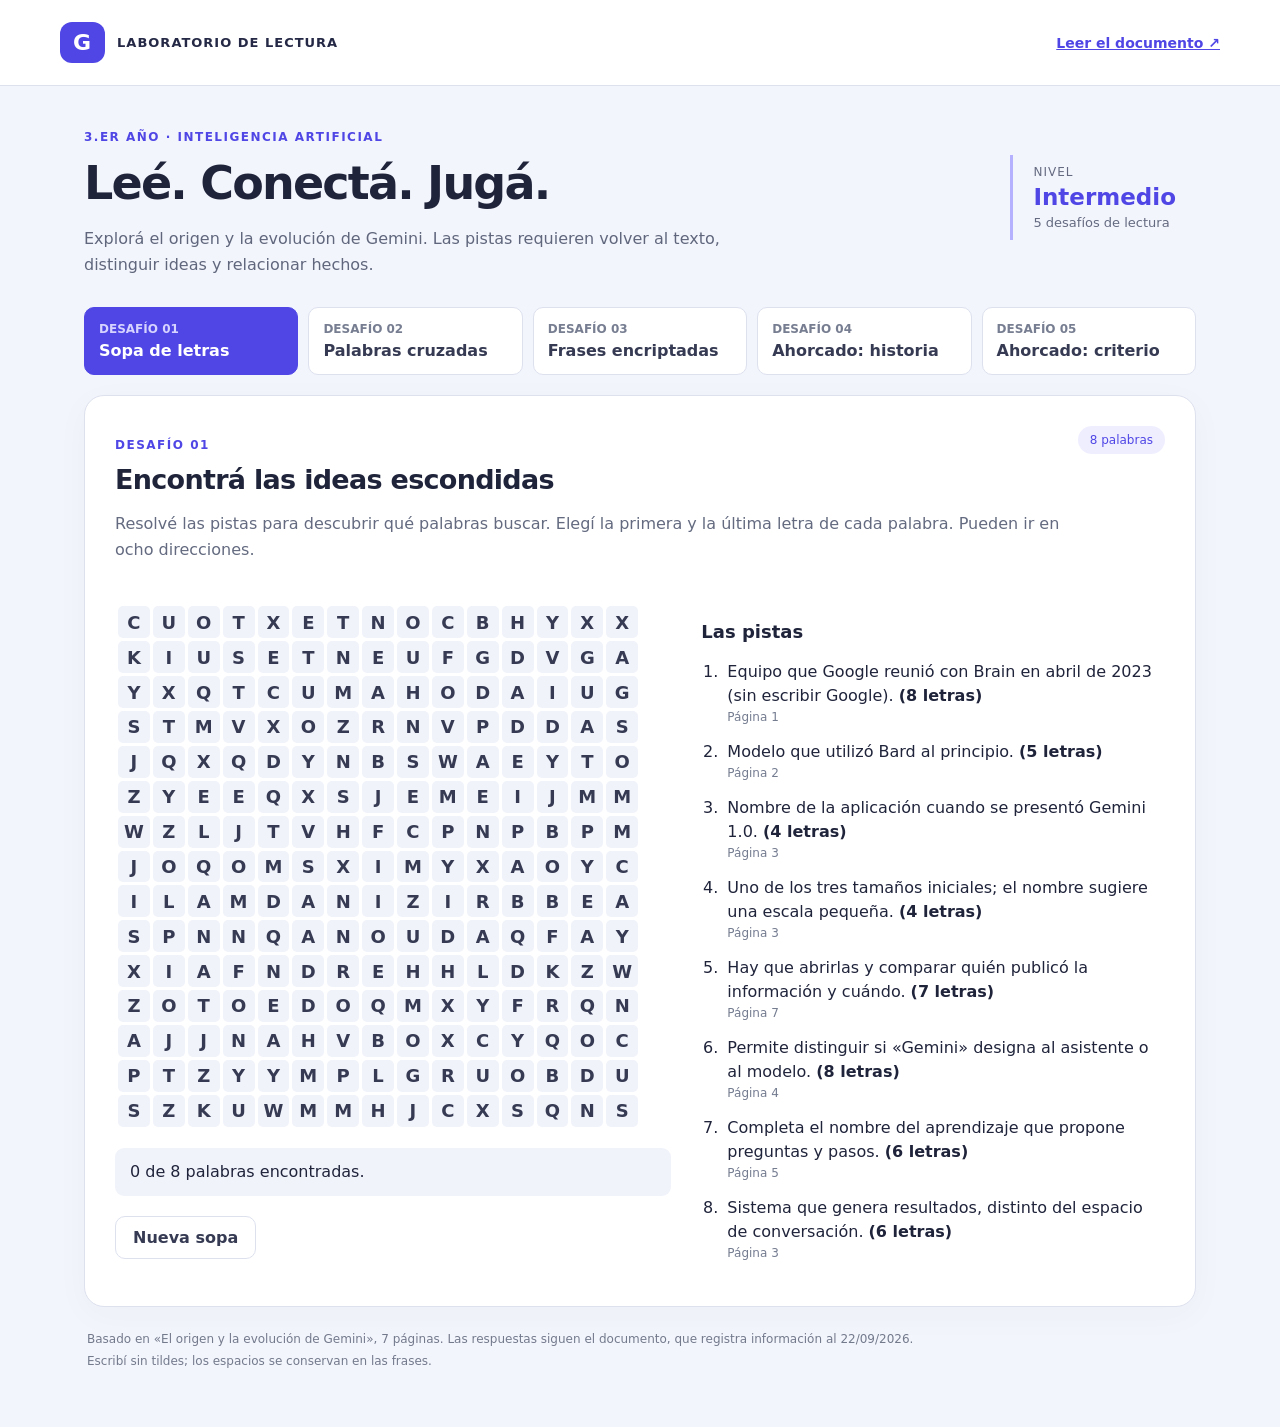
<file: index.html>
<!doctype html>
<html lang="es"><head><meta charset="UTF-8"><meta name="viewport" content="width=device-width, initial-scale=1"><title>Gemini · Desafíos de lectura</title><meta name="description" content="Cinco juegos de nivel intermedio sobre el origen y la evolución de Gemini."><link rel="stylesheet" href="styles.css"><link rel="icon" href="data:image/svg+xml,%3Csvg xmlns='http://www.w3.org/2000/svg' viewBox='0 0 32 32'%3E%3Crect width='32' height='32' rx='8' fill='%234f46e5'/%3E%3Ctext x='7' y='24' font-size='24' fill='white'%3EG%3C/text%3E%3C/svg%3E"><script src="app.js" defer></script></head>
<body><header><a class="brand" href="index.html"><span class="logo">G</span> LABORATORIO DE LECTURA</a><a class="source" href="GEMINI.pdf" target="_blank" rel="noopener">Leer el documento ↗</a></header>
<main><div class="intro"><div><p class="eyebrow">3.er año · Inteligencia artificial</p><h1>Leé. Conectá. Jugá.</h1><p>Explorá el origen y la evolución de Gemini. Las pistas requieren volver al texto, distinguir ideas y relacionar hechos.</p></div><div class="level">NIVEL<span>Intermedio</span><small>5 desafíos de lectura</small></div></div>
<nav aria-label="Elegir juego" id="tabs"></nav><section id="game" aria-labelledby="game-title"></section><footer>Basado en «El origen y la evolución de Gemini», 7 páginas. Las respuestas siguen el documento, que registra información al 22/09/2026. <br>Escribí sin tildes; los espacios se conservan en las frases.</footer></main></body></html>
</file>
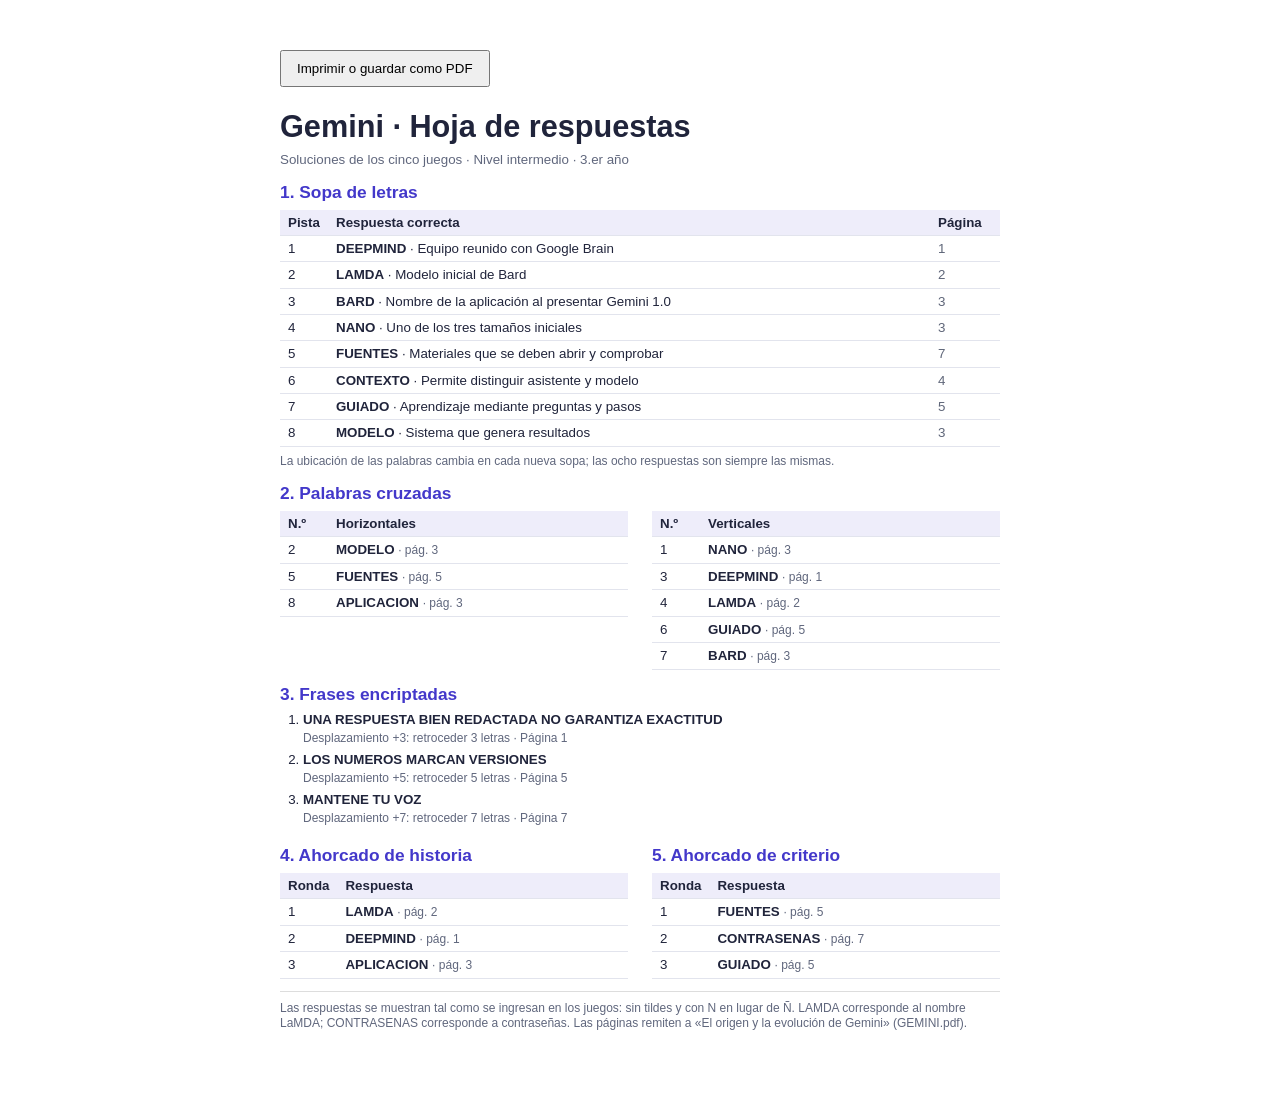
<file: respuestas.html>
<!doctype html><html lang="es"><head><meta charset="utf-8"><title>Gemini · Hoja de respuestas</title><style>@page{size:A4;margin:14mm}*{box-sizing:border-box}body{font-family:Arial,sans-serif;color:#20243b;margin:0;font-size:10pt;line-height:1.3}h1{font-size:23pt;margin:0 0 4px}header p{margin:0;color:#60677d;font-size:10pt}h2{font-size:13pt;margin:13px 0 6px;color:#4338ca}table{width:100%;border-collapse:collapse;font-size:10pt}th{text-align:left;background:#eeedfa}td,th{padding:4px 8px;border-bottom:1px solid #e2e4ed}td:first-child{width:48px}td:last-child{width:70px;color:#5f6679}.cols{display:grid;grid-template-columns:1fr 1fr;gap:24px}.cols table td:last-child{width:auto;color:#20243b}.note{font-size:9pt;color:#60677d;margin:7px 0}.phrases{margin:0;padding-left:23px}.phrases li{margin:5px 0;font-size:10pt}.ref{font-weight:normal;color:#60677d;font-size:9pt}.foot{font-size:9pt;color:#60677d;border-top:1px solid #ddd;margin-top:12px;padding-top:9px}section{break-inside:avoid}button{padding:9px 15px;margin-bottom:20px}@media print{button{display:none}}@media screen{body{max-width:760px;margin:30px auto;padding:20px}}
</style></head><body><button onclick="window.print()">Imprimir o guardar como PDF</button><header><h1>Gemini · Hoja de respuestas</h1><p>Soluciones de los cinco juegos · Nivel intermedio · 3.er año</p></header>
<section><h2>1. Sopa de letras</h2><table><thead><tr><th>Pista</th><th>Respuesta correcta</th><th>Página</th></tr></thead><tbody><tr><td>1</td><td><b>DEEPMIND</b> · Equipo reunido con Google Brain</td><td>1</td></tr><tr><td>2</td><td><b>LAMDA</b> · Modelo inicial de Bard</td><td>2</td></tr><tr><td>3</td><td><b>BARD</b> · Nombre de la aplicación al presentar Gemini 1.0</td><td>3</td></tr><tr><td>4</td><td><b>NANO</b> · Uno de los tres tamaños iniciales</td><td>3</td></tr><tr><td>5</td><td><b>FUENTES</b> · Materiales que se deben abrir y comprobar</td><td>7</td></tr><tr><td>6</td><td><b>CONTEXTO</b> · Permite distinguir asistente y modelo</td><td>4</td></tr><tr><td>7</td><td><b>GUIADO</b> · Aprendizaje mediante preguntas y pasos</td><td>5</td></tr><tr><td>8</td><td><b>MODELO</b> · Sistema que genera resultados</td><td>3</td></tr></tbody></table><p class="note">La ubicación de las palabras cambia en cada nueva sopa; las ocho respuestas son siempre las mismas.</p></section>
<section><h2>2. Palabras cruzadas</h2><div class="cols"><div><table><thead><tr><th>N.º</th><th>Horizontales</th></tr></thead><tbody><tr><td>2</td><td><b>MODELO</b> <span class="ref">· pág. 3</span></td></tr><tr><td>5</td><td><b>FUENTES</b> <span class="ref">· pág. 5</span></td></tr><tr><td>8</td><td><b>APLICACION</b> <span class="ref">· pág. 3</span></td></tr></tbody></table></div><div><table><thead><tr><th>N.º</th><th>Verticales</th></tr></thead><tbody><tr><td>1</td><td><b>NANO</b> <span class="ref">· pág. 3</span></td></tr><tr><td>3</td><td><b>DEEPMIND</b> <span class="ref">· pág. 1</span></td></tr><tr><td>4</td><td><b>LAMDA</b> <span class="ref">· pág. 2</span></td></tr><tr><td>6</td><td><b>GUIADO</b> <span class="ref">· pág. 5</span></td></tr><tr><td>7</td><td><b>BARD</b> <span class="ref">· pág. 3</span></td></tr></tbody></table></div></div></section>
<section><h2>3. Frases encriptadas</h2><ol class="phrases"><li><b>UNA RESPUESTA BIEN REDACTADA NO GARANTIZA EXACTITUD</b><br><span class="ref">Desplazamiento +3: retroceder 3 letras · Página 1</span></li><li><b>LOS NUMEROS MARCAN VERSIONES</b><br><span class="ref">Desplazamiento +5: retroceder 5 letras · Página 5</span></li><li><b>MANTENE TU VOZ</b><br><span class="ref">Desplazamiento +7: retroceder 7 letras · Página 7</span></li></ol></section>
<div class="cols"><section><h2>4. Ahorcado de historia</h2><table><thead><tr><th>Ronda</th><th>Respuesta</th></tr></thead><tbody><tr><td>1</td><td><b>LAMDA</b> <span class="ref">· pág. 2</span></td></tr><tr><td>2</td><td><b>DEEPMIND</b> <span class="ref">· pág. 1</span></td></tr><tr><td>3</td><td><b>APLICACION</b> <span class="ref">· pág. 3</span></td></tr></tbody></table></section><section><h2>5. Ahorcado de criterio</h2><table><thead><tr><th>Ronda</th><th>Respuesta</th></tr></thead><tbody><tr><td>1</td><td><b>FUENTES</b> <span class="ref">· pág. 5</span></td></tr><tr><td>2</td><td><b>CONTRASENAS</b> <span class="ref">· pág. 7</span></td></tr><tr><td>3</td><td><b>GUIADO</b> <span class="ref">· pág. 5</span></td></tr></tbody></table></section></div>
<p class="foot">Las respuestas se muestran tal como se ingresan en los juegos: sin tildes y con N en lugar de Ñ. LAMDA corresponde al nombre LaMDA; CONTRASENAS corresponde a contraseñas. Las páginas remiten a «El origen y la evolución de Gemini» (GEMINI.pdf).</p></body></html>
</file>
<file: styles.css>
:root{font-family:Inter,system-ui,-apple-system,sans-serif;color:#20243b;background:#f3f5fc;font-size:16px;--primary:#4f46e5;--line:#dde1ee}*{box-sizing:border-box}body{margin:0}header{padding:22px max(24px,calc((100vw - 1160px)/2));background:#fff;display:flex;justify-content:space-between;align-items:center;border-bottom:1px solid var(--line);gap:15px}a{color:var(--primary)}.brand{display:flex;align-items:center;gap:12px;text-decoration:none;color:#252945;font-weight:800;font-size:13px;letter-spacing:1px}.logo{background:var(--primary);color:#fff;padding:8px 13px;border-radius:12px;font-size:22px}.source{font-size:14px;font-weight:650}main{max-width:1160px;margin:auto;padding:32px 24px}.intro{display:flex;justify-content:space-between;gap:35px;align-items:center;margin-bottom:30px}.intro p:not(.eyebrow){max-width:650px;color:#60677d;line-height:1.6;margin-bottom:0}.eyebrow{text-transform:uppercase;letter-spacing:1.5px;color:var(--primary);font-size:12px;font-weight:800}h1{font-size:clamp(30px,4vw,46px);letter-spacing:-1.8px;margin:10px 0}h2{font-size:27px;letter-spacing:-.7px;margin:6px 0 10px}h3{font-size:18px}.level{border-left:3px solid #b6b1ff;padding:10px 20px;font-size:12px;letter-spacing:1px;color:#646a80;white-space:nowrap}.level span{display:block;color:var(--primary);font-size:23px;font-weight:750;letter-spacing:0;margin:5px 0}.level small{font-size:13px;letter-spacing:0}nav{display:grid;grid-template-columns:repeat(5,1fr);gap:10px;margin-bottom:20px}button,input,textarea{font:inherit}button{cursor:pointer;border:1px solid var(--line);background:#fff;border-radius:10px;padding:11px 17px;color:#363b53;font-weight:650;transition:background .15s}button:hover{background:#eeedff}button:focus-visible,a:focus-visible,input:focus-visible,textarea:focus-visible{outline:3px solid #f0ac36;outline-offset:3px}nav button{text-align:left;padding:14px}nav button small{display:block;font-size:12px;color:#777e91;margin-bottom:5px}nav button.active{background:var(--primary);color:#fff;border-color:var(--primary)}nav button.active small{color:#d6d3ff}section{padding:30px;background:#fff;border:1px solid var(--line);border-radius:20px;box-shadow:0 8px 35px #26326908}.game-head{display:flex;justify-content:space-between;align-items:start;gap:18px}.tag{font-size:12px;color:var(--primary);background:#efeeff;padding:7px 12px;border-radius:20px;white-space:nowrap}.muted{color:#646b80;line-height:1.6}.layout{display:grid;grid-template-columns:minmax(0,1.2fr) minmax(0,1fr);gap:30px;margin-top:25px}.board-wrap{overflow:auto;padding:3px}.wordgrid{display:grid;grid-template-columns:repeat(15,1fr);min-width:310px;max-width:520px;gap:3px}.letter{padding:0;aspect-ratio:1;border-radius:5px;font-size:clamp(12px,1.5vw,18px);border:0;background:#f1f3fb}.letter.selected{background:#b9b4ff}.letter.found{background:#d5f4e8;color:#096546}.clues{margin:0;padding-left:22px}.clues li{padding:0 0 14px 4px;line-height:1.5}.clues li.done{text-decoration:line-through;color:#197251}.ref{display:block;font-size:12px;color:#747c90}.actions{display:flex;gap:10px;flex-wrap:wrap;margin-top:20px}.primary{background:var(--primary);color:#fff;border-color:var(--primary)}.primary:hover{background:#3830bb}.feedback{padding:12px 15px;background:#f1f3fb;border-radius:9px;min-height:46px;line-height:1.5;margin-top:18px}.feedback.good{background:#e1f5ed;color:#146347}.feedback.bad{background:#fff0e9;color:#964521}.crossgrid{display:grid;gap:2px;max-width:530px;min-width:320px;background:#e4e7f1;padding:5px;border-radius:8px}.cell{position:relative;aspect-ratio:1;background:#fff;min-width:0}.cell.block{background:#323953;border-radius:2px}.cell input{width:100%;height:100%;text-align:center;text-transform:uppercase;border:0;background:transparent;padding:9px 0 0;border-radius:0;font-size:clamp(13px,1.5vw,20px);color:#20243b}.cell span{position:absolute;top:1px;left:3px;font-size:9px;pointer-events:none}.cell.correct{background:#d5f4e8}.cell.wrong{background:#ffe4da}.cipher-card{background:#f4f5fc;border:1px solid var(--line);padding:22px;border-radius:12px;margin-top:20px}.cipher{font-family:monospace;font-size:20px;letter-spacing:2px;line-height:1.7;word-break:break-word}.alphabet{font-family:monospace;font-size:14px;overflow-wrap:anywhere;line-height:1.8;color:#646b80}textarea{display:block;width:100%;min-height:82px;margin-top:10px;border:1px solid #cbd0df;border-radius:8px;padding:14px;resize:vertical}.hang-layout{display:grid;grid-template-columns:220px 1fr;gap:35px;margin-top:25px}.hang-art{width:200px;height:220px;background:#f4f5fc;border-radius:15px}.hang-art line,.hang-art circle{stroke:#4f46e5;stroke-width:5;fill:none;stroke-linecap:round}.masked{font-family:monospace;font-size:clamp(22px,3vw,34px);letter-spacing:5px;overflow-wrap:anywhere;line-height:1.7}.keyboard{display:flex;gap:7px;flex-wrap:wrap;margin-top:20px;max-width:620px}.keyboard button{width:41px;padding:10px 0}.keyboard button:disabled{cursor:default;opacity:.55}.keyboard button.hit{background:#ceefe2;color:#116846}.keyboard button.miss{background:#ffe4db;color:#9b4b36}.counter{font-weight:700;color:var(--primary)}footer{font-size:12px;line-height:1.8;color:#737a8c;padding:22px 3px}details{margin-top:16px;color:#5d647a;font-size:14px}summary{cursor:pointer}label{font-weight:650}button:disabled{cursor:default} @media(max-width:760px){header{padding:15px 18px}.brand{font-size:10px;letter-spacing:.5px}.source{font-size:12px}.intro{align-items:start;gap:15px}.level{display:none}main{padding:22px 15px}nav{grid-template-columns:repeat(2,1fr)}nav button:last-child{grid-column:span 2}section{padding:20px 15px}.layout{grid-template-columns:1fr;gap:20px}.hang-layout{grid-template-columns:1fr;gap:15px}.hang-art{width:150px;height:165px}.game-head{display:block}.tag{display:inline-block;margin-top:7px}.letter{font-size:14px}.cipher{font-size:17px}}
</file>
